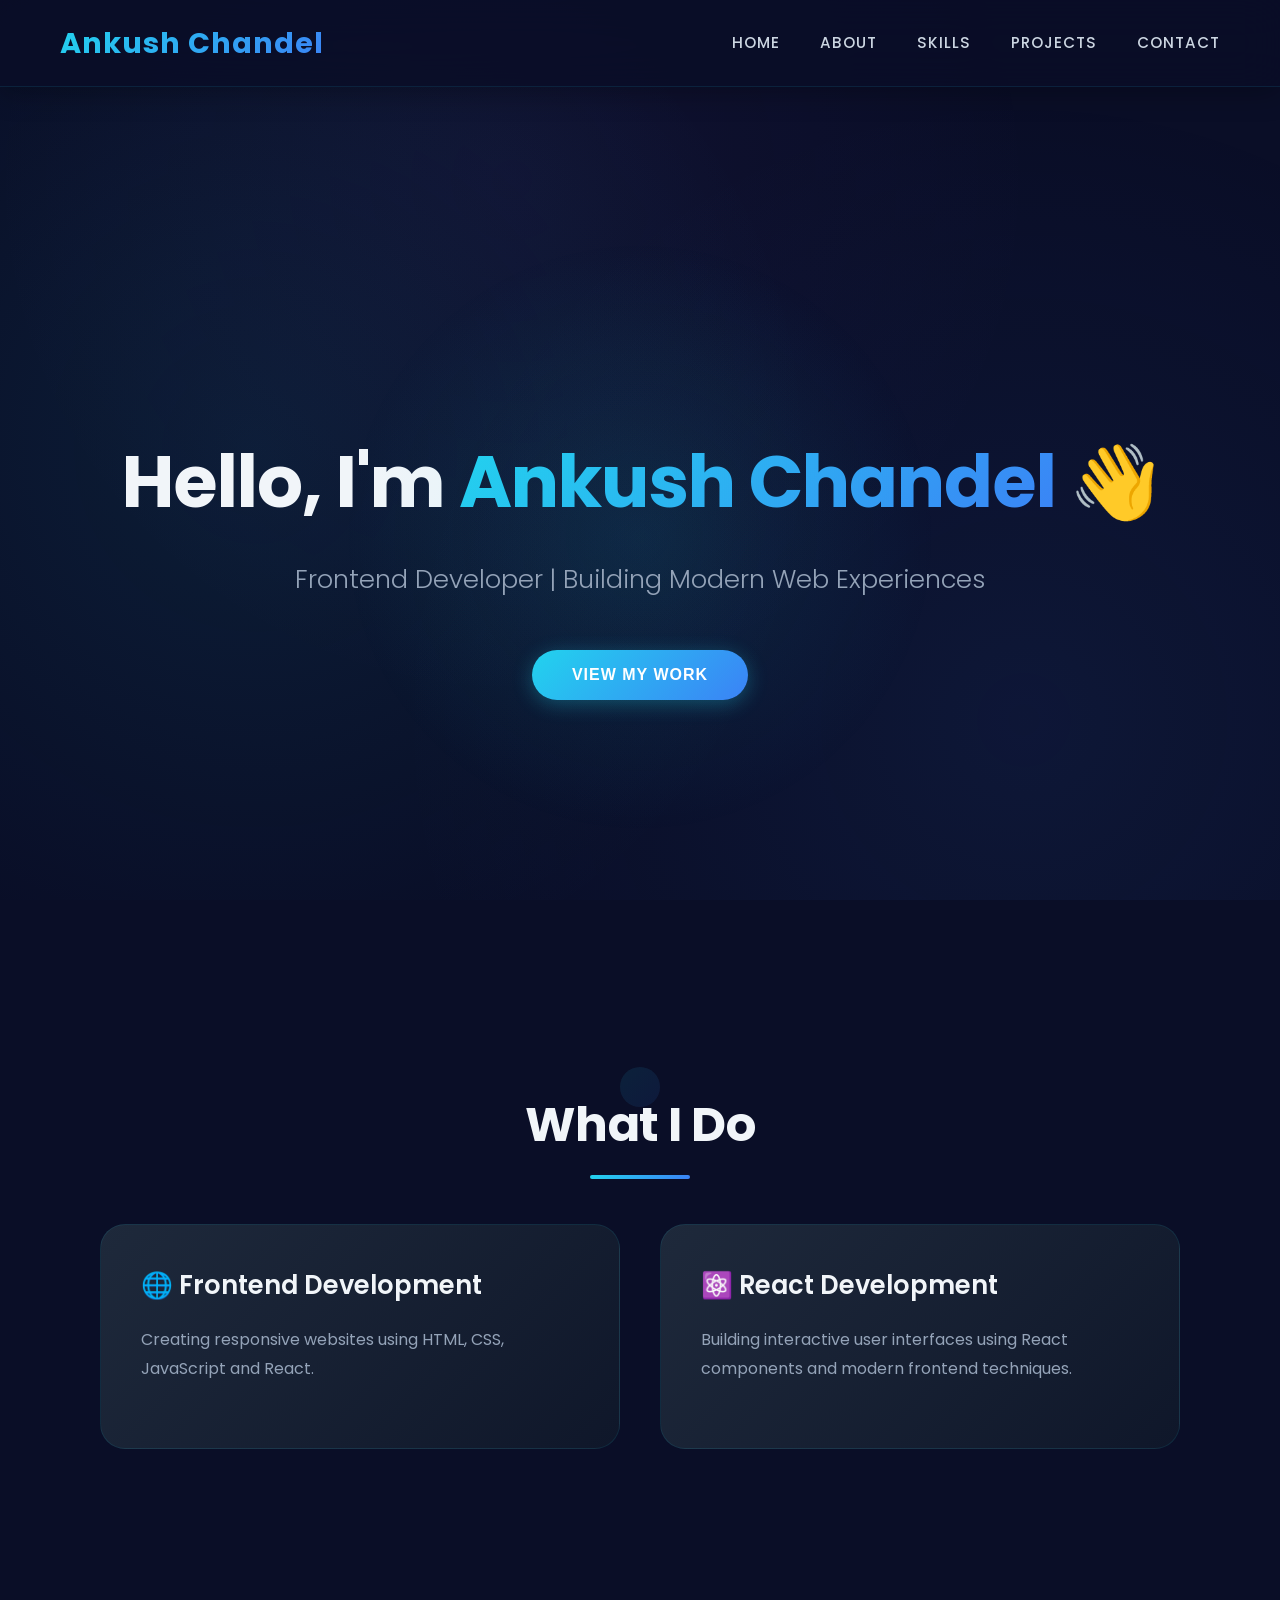
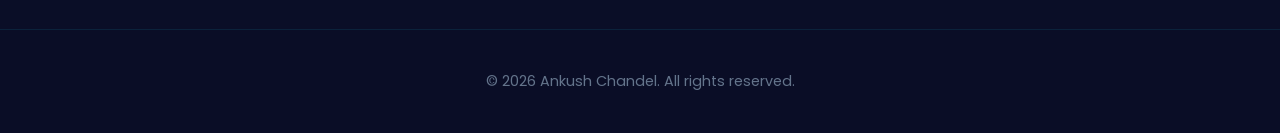
<file: index.html>
<!DOCTYPE html>
<html lang="en">
<head>
  <meta charset="UTF-8">
  <meta name="viewport" content="width=device-width, initial-scale=1.0">
  <title>Ankush Chandel - Frontend Developer</title>
  <link rel="stylesheet" href="style.css">
  <link href="https://fonts.googleapis.com/css2?family=Poppins:wght@300;400;500;600;700&display=swap" rel="stylesheet">
</head>
<body>

<nav>
  <h2>Ankush Chandel</h2>
  <ul>
    <li><a href="index.html">Home</a></li>
    <li><a href="about.html">About</a></li>
    <li><a href="skills.html">Skills</a></li>
    <li><a href="projects.html">Projects</a></li>
    <li><a href="contact.html">Contact</a></li>
  </ul>
</nav>

<section class="home">
  <h1>Hello, I'm <span>Ankush Chandel</span> 👋</h1>
  <p>Frontend Developer | Building Modern Web Experiences</p>
  <button onclick="goToProjects()">View My Work</button>
</section>

<section class="fade-in">
  <h2>What I Do</h2>

  <div class="projects-grid">
    <div class="card">
      <h3>🌐 Frontend Development</h3>
      <p>Creating responsive websites using HTML, CSS, JavaScript and React.</p>
    </div>

    <div class="card">
      <h3>⚛️ React Development</h3>
      <p>Building interactive user interfaces using React components and modern frontend techniques.</p>
    </div>
  </div>
</section>

<footer>
  <p>&copy; 2026 Ankush Chandel. All rights reserved.</p>
</footer>

<script src="script.js"></script>
</body>
</html>
</file>
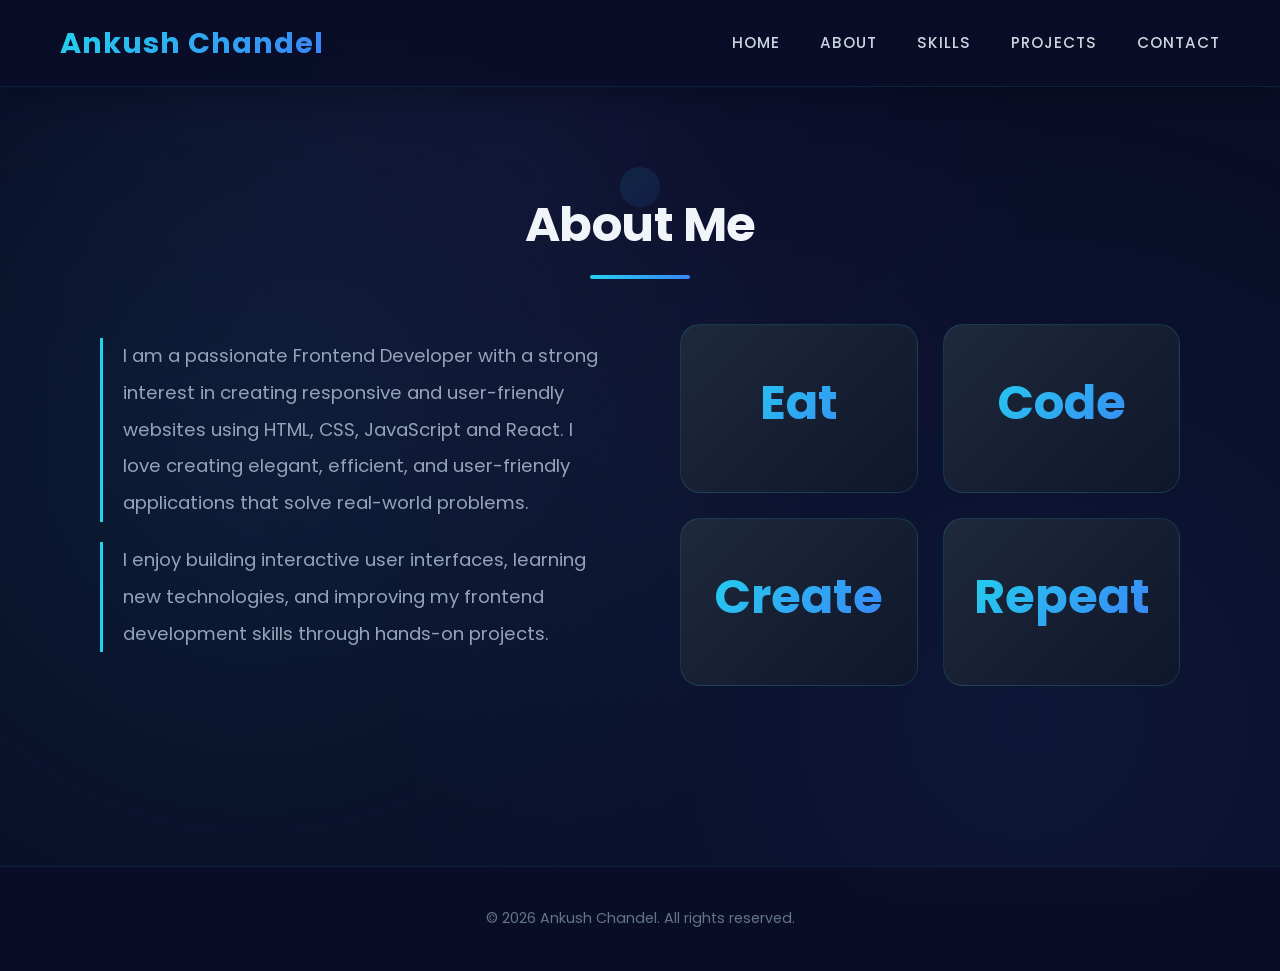
<file: about.html>
<!DOCTYPE html>
<html lang="en">

<head>
  <meta charset="UTF-8">
  <meta name="viewport" content="width=device-width, initial-scale=1.0">
  <title>About - Ankush Chandel</title>
  <link rel="stylesheet" href="style.css">
  <link href="https://fonts.googleapis.com/css2?family=Poppins:wght@300;400;500;600;700&display=swap" rel="stylesheet">
</head>

<body>

  <nav>
    <h2>Ankush Chandel</h2>
    <ul>
      <li><a href="index.html">Home</a></li>
      <li><a href="about.html">About</a></li>
      <li><a href="skills.html">Skills</a></li>
      <li><a href="projects.html">Projects</a></li>
      <li><a href="contact.html">Contact</a></li>
    </ul>
  </nav>

 <section class="fade-in">
  <h2>About Me</h2>

  <div class="about-content">
    <div class="about-text">
      <p>
        I am a passionate Frontend Developer with a strong interest in creating responsive and user-friendly websites using HTML, CSS, JavaScript and React. I love creating elegant, efficient, and user-friendly applications that solve real-world problems.
      </p>

      <p>
        I enjoy building interactive user interfaces, learning new technologies, and improving my frontend development skills through hands-on projects.
      </p>
    </div>

    <div class="about-stats">
      <div class="stat-box">
        <h3>Eat</h3>
      </div>

      <div class="stat-box">
        <h3>Code</h3>
      </div>

      <div class="stat-box">
        <h3>Create</h3>
      </div>

      <div class="stat-box">
        <h3>Repeat</h3>
      </div>
    </div>
  </div>
</section>
  <footer>
    <p>&copy; 2026 Ankush Chandel. All rights reserved.</p>
  </footer>

  <script src="script.js"></script>
</body>

</html>
</file>
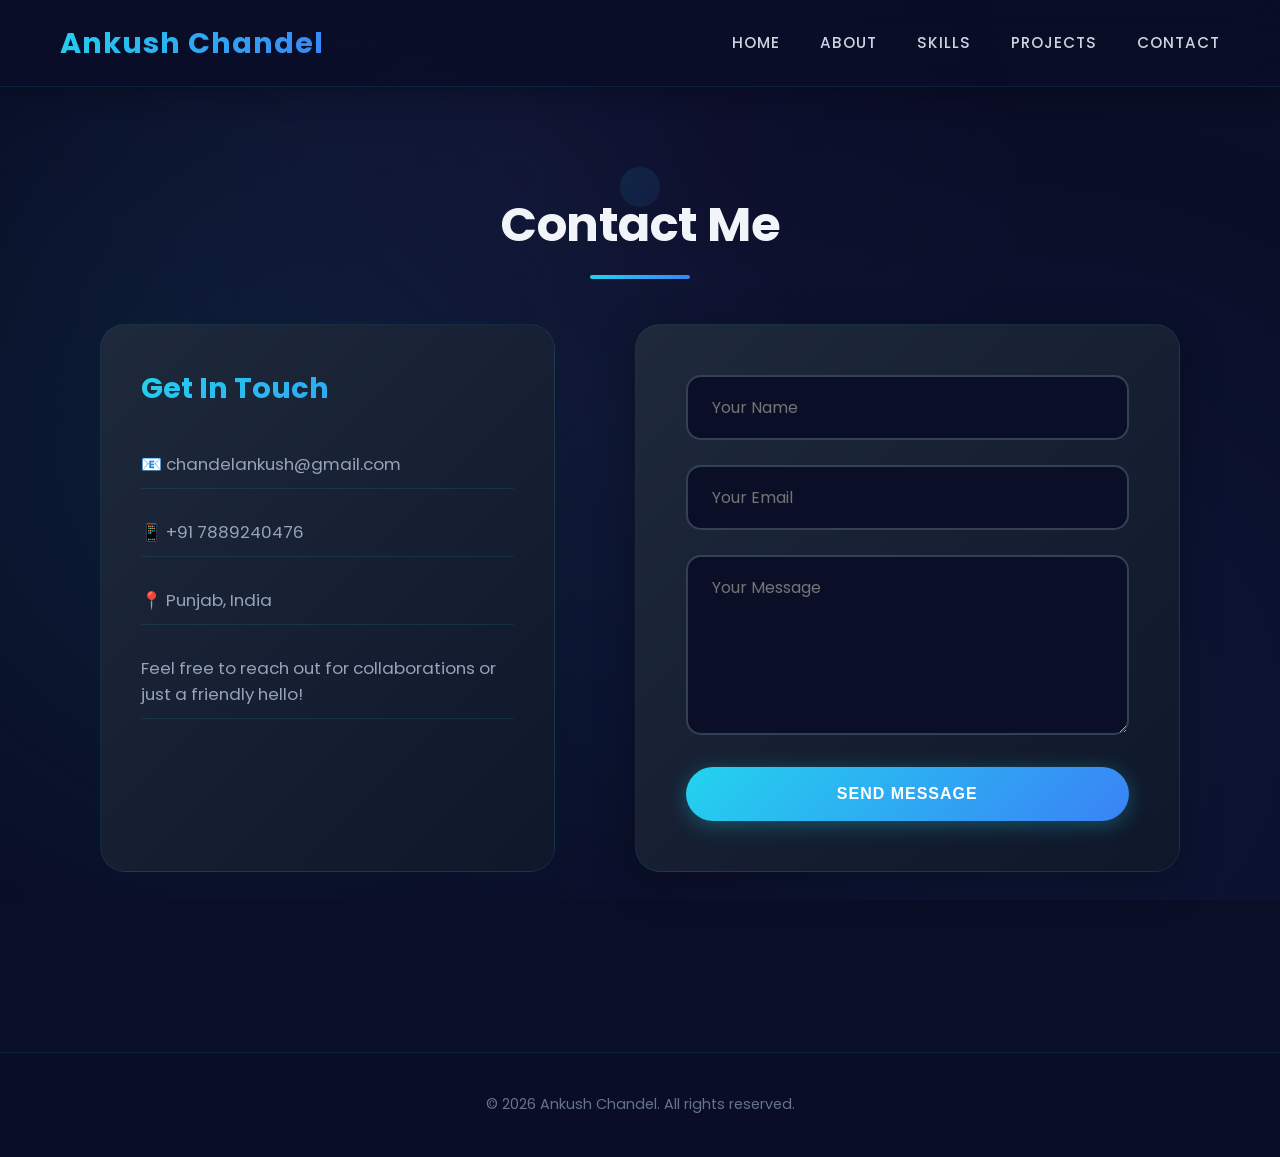
<file: contact.html>
<!DOCTYPE html>
<html lang="en">
<head>
  <meta charset="UTF-8">
  <meta name="viewport" content="width=device-width, initial-scale=1.0">
  <title>Contact - Ankush Chandel</title>
  <link rel="stylesheet" href="style.css">
  <link href="https://fonts.googleapis.com/css2?family=Poppins:wght@300;400;500;600;700&display=swap" rel="stylesheet">
</head>
<body>

<nav>
  <h2>Ankush Chandel</h2>
  <ul>
    <li><a href="index.html">Home</a></li>
    <li><a href="about.html">About</a></li>
    <li><a href="skills.html">Skills</a></li>
    <li><a href="projects.html">Projects</a></li>
    <li><a href="contact.html">Contact</a></li>
  </ul>
</nav>

<section class="fade-in">
  <h2>Contact Me</h2>
  <div class="contact-container">
    <div class="contact-info">
      <h3>Get In Touch</h3>
      <p>📧 chandelankush@gmail.com</p>
      <p>📱 +91 7889240476</p>
      <p>📍 Punjab, India</p>
      <p>Feel free to reach out for collaborations or just a friendly hello!</p>
    </div>
    <form>
      <input type="text" placeholder="Your Name" required>
      <input type="email" placeholder="Your Email" required>
      <textarea placeholder="Your Message" required></textarea>
      <button type="submit">Send Message</button>
    </form>
  </div>
</section>

<footer>
  <p>&copy; 2026 Ankush Chandel. All rights reserved.</p>
</footer>

<script src="script.js"></script>
</body>
</html>
</file>
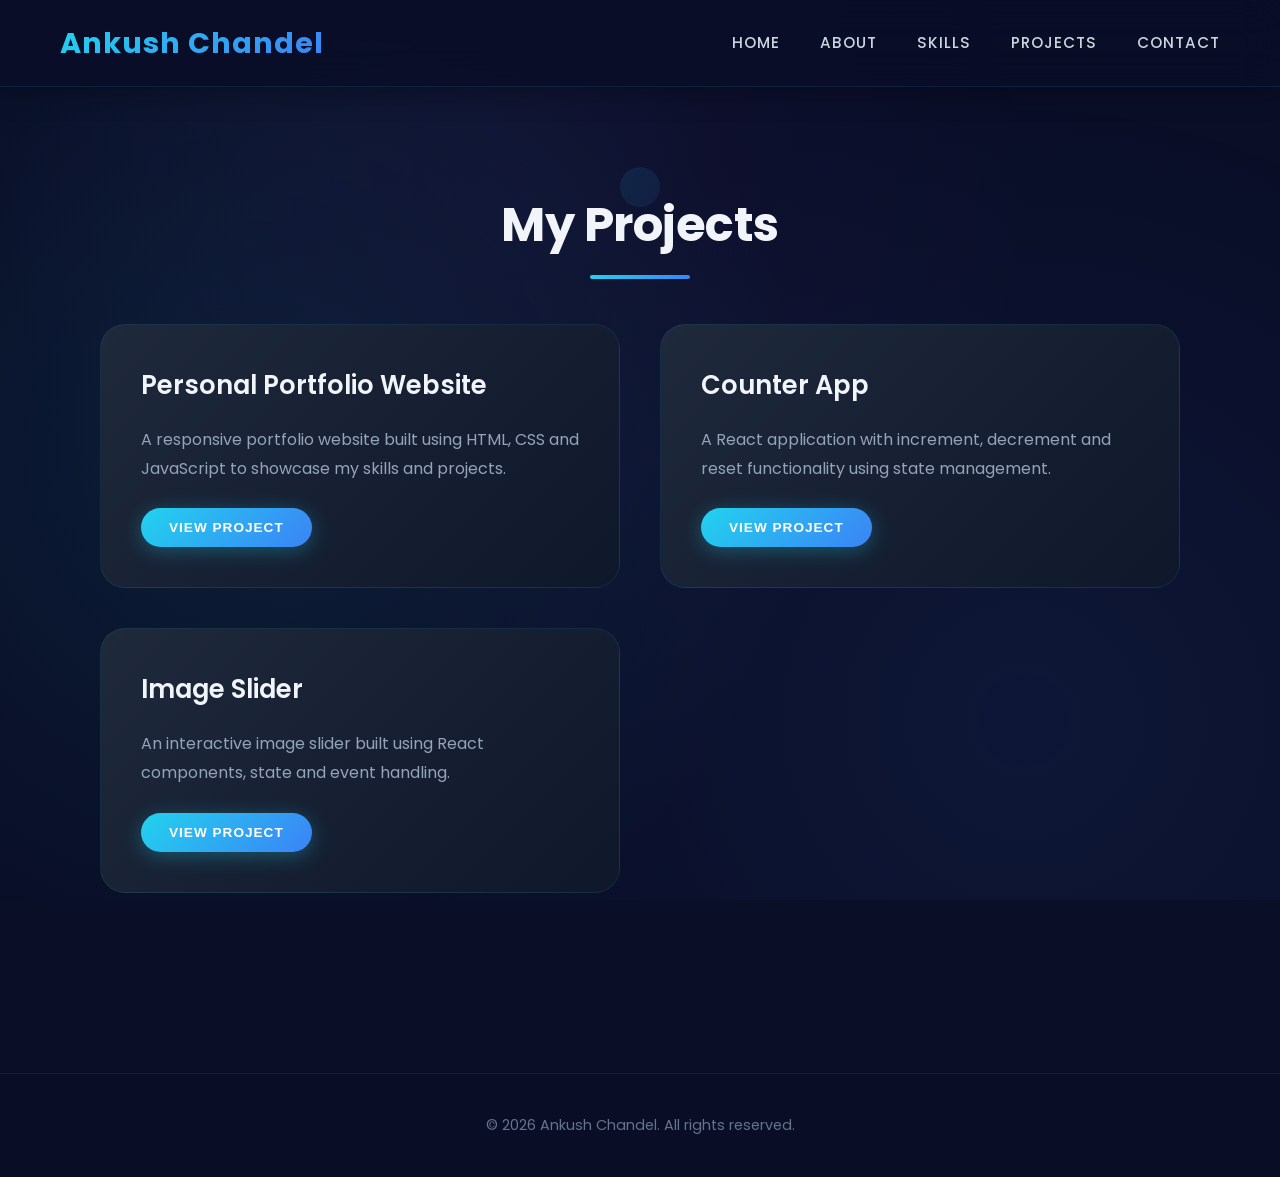
<file: projects.html>
<!DOCTYPE html>
<html lang="en">
<head>
  <meta charset="UTF-8">
  <meta name="viewport" content="width=device-width, initial-scale=1.0">
  <title>Projects - Ankush Chandel</title>
  <link rel="stylesheet" href="style.css">
  <link href="https://fonts.googleapis.com/css2?family=Poppins:wght@300;400;500;600;700&display=swap" rel="stylesheet">
</head>
<body>

<nav>
  <h2>Ankush Chandel</h2>
  <ul>
    <li><a href="index.html">Home</a></li>
    <li><a href="about.html">About</a></li>
    <li><a href="skills.html">Skills</a></li>
    <li><a href="projects.html">Projects</a></li>
    <li><a href="contact.html">Contact</a></li>
  </ul>
</nav>

<section class="fade-in">
  <h2>My Projects</h2>

  <div class="projects-grid">
    <div class="card">
      <h3>Personal Portfolio Website</h3>
      <p>
        A responsive portfolio website built using HTML, CSS and JavaScript to showcase my skills and projects.
      </p>
      <button class="btn">View Project</button>
    </div>

    <div class="card">
      <h3>Counter App</h3>
      <p>
        A React application with increment, decrement and reset functionality using state management.
      </p>
      <button class="btn">View Project</button>
    </div>

    <div class="card">
      <h3>Image Slider</h3>
      <p>
        An interactive image slider built using React components, state and event handling.
      </p>
      <button class="btn">View Project</button>
    </div>
  </div>
</section>

<footer>
  <p>&copy; 2026 Ankush Chandel. All rights reserved.</p>
</footer>

<script src="script.js"></script>
</body>
</html>
</file>
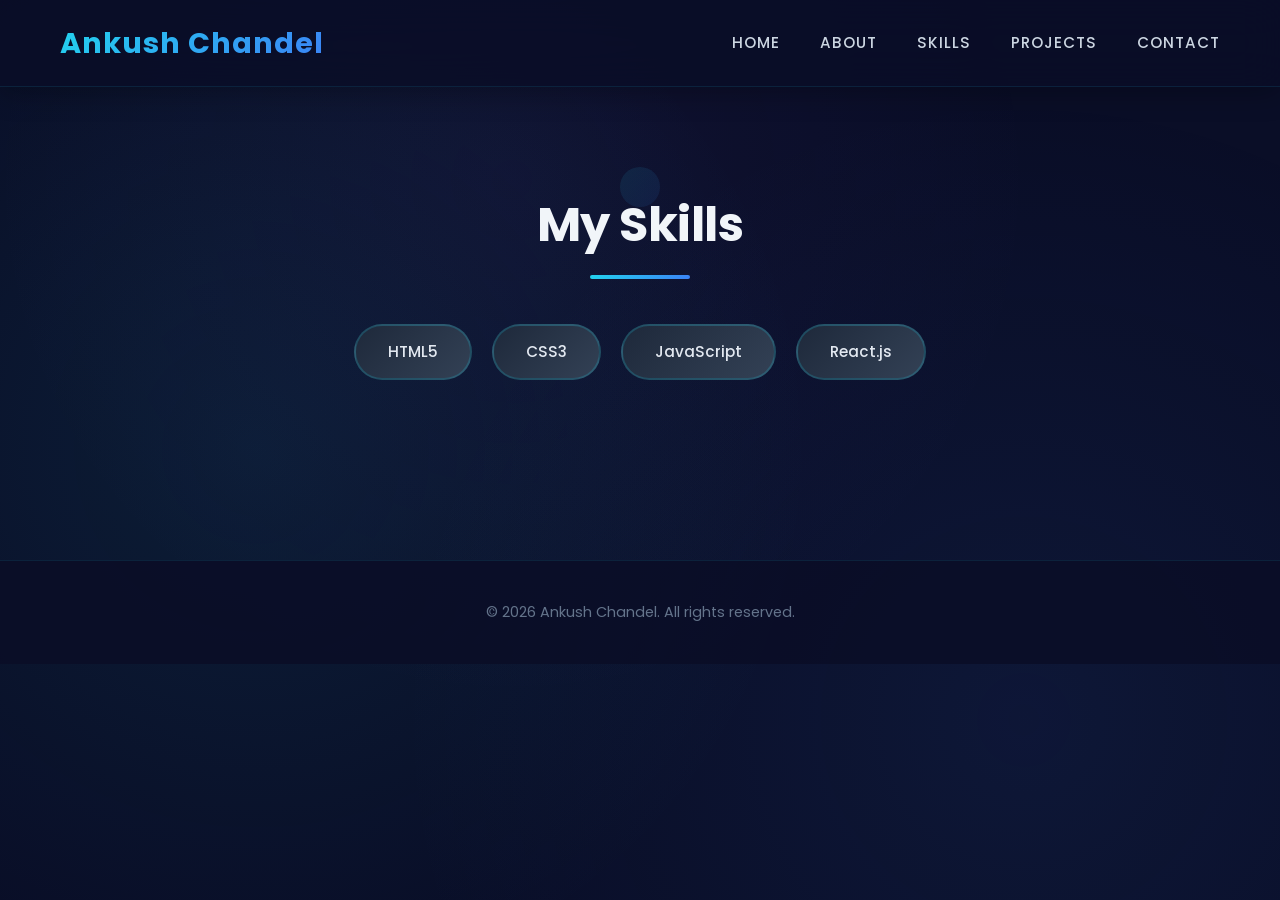
<file: skills.html>
<!DOCTYPE html>
<html lang="en">
<head>
  <meta charset="UTF-8">
  <meta name="viewport" content="width=device-width, initial-scale=1.0">
  <title>Skills - Ankush Chandel</title>
  <link rel="stylesheet" href="style.css">
  <link href="https://fonts.googleapis.com/css2?family=Poppins:wght@300;400;500;600;700&display=swap" rel="stylesheet">
</head>
<body>

<nav>
  <h2>Ankush Chandel</h2>
  <ul>
    <li><a href="index.html">Home</a></li>
    <li><a href="about.html">About</a></li>
    <li><a href="skills.html">Skills</a></li>
    <li><a href="projects.html">Projects</a></li>
    <li><a href="contact.html">Contact</a></li>
  </ul>
</nav>

<section class="fade-in">
  <h2>My Skills</h2>
  <div class="skills">
    <span>HTML5</span>
    <span>CSS3</span>
    <span>JavaScript</span>
    <span>React.js</span>
    
  </div>
</section>

<footer>
  <p>&copy; 2026 Ankush Chandel. All rights reserved.</p>
</footer>

<script src="script.js"></script>
</body>
</html>
</file>
<file: style.css>
* {
  margin: 0;
  padding: 0;
  box-sizing: border-box;
}

body {
  font-family: 'Poppins', sans-serif;
  background: #0a0e27;
  color: #e2e8f0;
  line-height: 1.6;
  overflow-x: hidden;
}

/* Animated Background */
body::before {
  content: '';
  position: fixed;
  top: 0;
  left: 0;
  width: 100%;
  height: 100%;
  background: 
    radial-gradient(circle at 20% 50%, rgba(34, 211, 238, 0.08) 0%, transparent 50%),
    radial-gradient(circle at 80% 80%, rgba(59, 130, 246, 0.08) 0%, transparent 50%),
    radial-gradient(circle at 40% 20%, rgba(139, 92, 246, 0.05) 0%, transparent 50%);
  pointer-events: none;
  z-index: -1;
}

/* Navbar */
nav {
  display: flex;
  justify-content: space-between;
  align-items: center;
  padding: 20px 60px;
  background: rgba(10, 14, 39, 0.85);
  backdrop-filter: blur(20px);
  position: sticky;
  top: 0;
  z-index: 1000;
  box-shadow: 0 4px 30px rgba(0, 0, 0, 0.3);
  border-bottom: 1px solid rgba(34, 211, 238, 0.1);
}

nav h2 {
  font-size: 1.8rem;
  background: linear-gradient(135deg, #22d3ee, #3b82f6, #8b5cf6);
  -webkit-background-clip: text;
  -webkit-text-fill-color: transparent;
  background-clip: text;
  font-weight: 700;
  letter-spacing: 1px;
  animation: gradient-shift 3s ease infinite;
  background-size: 200% 200%;
}

@keyframes gradient-shift {
  0%, 100% { background-position: 0% 50%; }
  50% { background-position: 100% 50%; }
}

nav ul {
  display: flex;
  gap: 40px;
  list-style: none;
}

nav a {
  color: #cbd5e1;
  text-decoration: none;
  font-weight: 500;
  transition: all 0.3s ease;
  position: relative;
  padding: 8px 0;
  font-size: 0.95rem;
  text-transform: uppercase;
  letter-spacing: 1px;
}

nav a::after {
  content: '';
  position: absolute;
  bottom: 0;
  left: 50%;
  width: 0;
  height: 2px;
  background: linear-gradient(135deg, #22d3ee, #3b82f6);
  transition: all 0.3s ease;
  transform: translateX(-50%);
}

nav a:hover {
  color: #22d3ee;
}

nav a:hover::after {
  width: 100%;
}

/* Home Section */
.home {
  text-align: center;
  padding: 150px 20px 100px;
  min-height: 100vh;
  display: flex;
  flex-direction: column;
  justify-content: center;
  align-items: center;
  position: relative;
}

.home::before {
  content: '';
  position: absolute;
  top: 50%;
  left: 50%;
  transform: translate(-50%, -50%);
  width: 600px;
  height: 600px;
  background: radial-gradient(circle, rgba(34, 211, 238, 0.1) 0%, transparent 70%);
  pointer-events: none;
  animation: pulse 4s ease-in-out infinite;
}

@keyframes pulse {
  0%, 100% { transform: translate(-50%, -50%) scale(1); opacity: 0.5; }
  50% { transform: translate(-50%, -50%) scale(1.2); opacity: 0.8; }
}

.home h1 {
  font-size: 4.5rem;
  color: #f1f5f9;
  margin-bottom: 20px;
  animation: fadeInDown 1s ease;
  font-weight: 700;
  letter-spacing: -1px;
}

.home h1 span {
  background: linear-gradient(135deg, #22d3ee, #3b82f6, #8b5cf6);
  -webkit-background-clip: text;
  -webkit-text-fill-color: transparent;
  background-clip: text;
  background-size: 200% 200%;
  animation: gradient-shift 3s ease infinite;
}

.home p {
  font-size: 1.6rem;
  color: #94a3b8;
  margin-bottom: 50px;
  animation: fadeInUp 1s ease 0.3s both;
  font-weight: 300;
}

/* Buttons */
button, .btn {
  padding: 16px 40px;
  border: none;
  background: linear-gradient(135deg, #22d3ee, #3b82f6);
  color: white;
  font-size: 1rem;
  font-weight: 600;
  border-radius: 50px;
  cursor: pointer;
  transition: all 0.4s ease;
  box-shadow: 0 4px 20px rgba(34, 211, 238, 0.3);
  animation: fadeInUp 1s ease 0.6s both;
  text-transform: uppercase;
  letter-spacing: 1px;
  position: relative;
  overflow: hidden;
}

button::before, .btn::before {
  content: '';
  position: absolute;
  top: 0;
  left: -100%;
  width: 100%;
  height: 100%;
  background: linear-gradient(135deg, transparent, rgba(255, 255, 255, 0.2), transparent);
  transition: left 0.5s ease;
}

button:hover::before, .btn:hover::before {
  left: 100%;
}

button:hover, .btn:hover {
  transform: translateY(-5px);
  box-shadow: 0 8px 30px rgba(34, 211, 238, 0.5);
  background: linear-gradient(135deg, #3b82f6, #22d3ee);
}

/* Section Styling */
section {
  padding: 100px 60px;
  max-width: 1200px;
  margin: 0 auto;
  position: relative;
}

section h2 {
  font-size: 3rem;
  color: #f1f5f9;
  margin-bottom: 50px;
  text-align: center;
  position: relative;
  font-weight: 700;
  letter-spacing: -0.5px;
}

section h2::before {
  content: '';
  position: absolute;
  top: -20px;
  left: 50%;
  transform: translateX(-50%);
  width: 40px;
  height: 40px;
  background: linear-gradient(135deg, #22d3ee, #3b82f6);
  border-radius: 50%;
  opacity: 0.1;
}

section h2::after {
  content: '';
  position: absolute;
  bottom: -15px;
  left: 50%;
  transform: translateX(-50%);
  width: 100px;
  height: 4px;
  background: linear-gradient(135deg, #22d3ee, #3b82f6);
  border-radius: 2px;
}

/* About Section */
.about-content {
  display: grid;
  grid-template-columns: 1fr 1fr;
  gap: 80px;
  align-items: center;
  margin-top: 60px;
}

.about-text {
  font-size: 1.15rem;
  color: #94a3b8;
  line-height: 2;
}

.about-text p {
  margin-bottom: 20px;
  padding-left: 20px;
  border-left: 3px solid #22d3ee;
}

.about-stats {
  display: grid;
  grid-template-columns: repeat(2, 1fr);
  gap: 25px;
}

.stat-box {
  background: linear-gradient(135deg, #1e293b, #0f172a);
  padding: 40px 30px;
  border-radius: 20px;
  text-align: center;
  border: 1px solid rgba(34, 211, 238, 0.15);
  transition: all 0.4s ease;
  position: relative;
  overflow: hidden;
}

.stat-box::before {
  content: '';
  position: absolute;
  top: 0;
  left: 0;
  width: 100%;
  height: 100%;
  background: linear-gradient(135deg, rgba(34, 211, 238, 0.1), transparent);
  opacity: 0;
  transition: opacity 0.4s ease;
}

.stat-box:hover::before {
  opacity: 1;
}

.stat-box:hover {
  border-color: rgba(34, 211, 238, 0.4);
  transform: translateY(-8px);
  box-shadow: 0 15px 40px rgba(34, 211, 238, 0.2);
}

.stat-box h3 {
  font-size: 3rem;
  background: linear-gradient(135deg, #22d3ee, #3b82f6);
  -webkit-background-clip: text;
  -webkit-text-fill-color: transparent;
  background-clip: text;
  margin-bottom: 10px;
  font-weight: 700;
}

.stat-box p {
  color: #94a3b8;
  font-weight: 500;
  text-transform: uppercase;
  letter-spacing: 1px;
  font-size: 0.85rem;
}

/* Skills Section */
.skills {
  display: flex;
  flex-wrap: wrap;
  gap: 20px;
  justify-content: center;
  margin-top: 60px;
}

.skills span {
  background: linear-gradient(135deg, #1e293b, #334155);
  padding: 14px 32px;
  border-radius: 50px;
  font-weight: 500;
  font-size: 0.95rem;
  border: 2px solid rgba(34, 211, 238, 0.2);
  transition: all 0.4s ease;
  color: #e2e8f0;
  position: relative;
  overflow: hidden;
}

.skills span::before {
  content: '';
  position: absolute;
  top: 50%;
  left: 50%;
  width: 0;
  height: 0;
  background: rgba(34, 211, 238, 0.1);
  border-radius: 50%;
  transform: translate(-50%, -50%);
  transition: all 0.4s ease;
}

.skills span:hover::before {
  width: 100%;
  height: 100%;
}

.skills span:hover {
  background: linear-gradient(135deg, #22d3ee, #3b82f6);
  color: #0a0e27;
  transform: translateY(-5px) scale(1.05);
  box-shadow: 0 8px 25px rgba(34, 211, 238, 0.4);
  border-color: transparent;
}

/* Projects Section */
.projects-grid {
  display: grid;
  grid-template-columns: repeat(auto-fit, minmax(350px, 1fr));
  gap: 40px;
  margin-top: 60px;
}

.card {
  background: linear-gradient(135deg, #1e293b, #0f172a);
  padding: 40px;
  border-radius: 25px;
  border: 1px solid rgba(34, 211, 238, 0.1);
  transition: all 0.5s ease;
  position: relative;
  overflow: hidden;
}

.card::before {
  content: '';
  position: absolute;
  top: 0;
  left: 0;
  width: 100%;
  height: 5px;
  background: linear-gradient(135deg, #22d3ee, #3b82f6, #8b5cf6);
  transform: scaleX(0);
  transition: transform 0.5s ease;
  transform-origin: left;
}

.card::after {
  content: '';
  position: absolute;
  top: -50%;
  right: -50%;
  width: 200%;
  height: 200%;
  background: radial-gradient(circle, rgba(34, 211, 238, 0.05) 0%, transparent 70%);
  opacity: 0;
  transition: opacity 0.5s ease;
}

.card:hover::after {
  opacity: 1;
}

.card:hover {
  transform: translateY(-15px);
  border-color: rgba(34, 211, 238, 0.3);
  box-shadow: 0 20px 60px rgba(0, 0, 0, 0.5);
}

.card:hover::before {
  transform: scaleX(1);
}

.card h3 {
  font-size: 1.6rem;
  color: #f1f5f9;
  margin-bottom: 20px;
  font-weight: 600;
}

.card p {
  color: #94a3b8;
  line-height: 1.8;
  margin-bottom: 25px;
}

.card .btn {
  padding: 12px 28px;
  font-size: 0.85rem;
}

/* Contact Section */
.contact-container {
  display: grid;
  grid-template-columns: 1fr 1.2fr;
  gap: 80px;
  margin-top: 60px;
}

.contact-info {
  padding: 40px;
  background: linear-gradient(135deg, #1e293b, #0f172a);
  border-radius: 25px;
  border: 1px solid rgba(34, 211, 238, 0.1);
}

.contact-info h3 {
  background: linear-gradient(135deg, #22d3ee, #3b82f6);
  -webkit-background-clip: text;
  -webkit-text-fill-color: transparent;
  background-clip: text;
  margin-bottom: 30px;
  font-size: 1.8rem;
}

.contact-info p {
  color: #94a3b8;
  margin-bottom: 20px;
  font-size: 1.05rem;
  display: flex;
  align-items: center;
  gap: 15px;
  padding: 10px 0;
  border-bottom: 1px solid rgba(34, 211, 238, 0.1);
}

form {
  background: linear-gradient(135deg, #1e293b, #0f172a);
  padding: 50px;
  border-radius: 25px;
  border: 1px solid rgba(34, 211, 238, 0.1);
  box-shadow: 0 10px 40px rgba(0, 0, 0, 0.3);
}

input, textarea {
  width: 100%;
  padding: 18px 24px;
  margin-bottom: 25px;
  background: #0a0e27;
  border: 2px solid #334155;
  border-radius: 15px;
  color: #e2e8f0;
  font-family: 'Poppins', sans-serif;
  font-size: 1rem;
  transition: all 0.3s ease;
}

input:focus, textarea:focus {
  outline: none;
  border-color: #22d3ee;
  box-shadow: 0 0 20px rgba(34, 211, 238, 0.2);
  background: #0f172a;
}

textarea {
  min-height: 180px;
  resize: vertical;
}

form button {
  width: 100%;
  padding: 18px;
}

/* Footer */
footer {
  text-align: center;
  padding: 40px;
  background: rgba(10, 14, 39, 0.9);
  color: #64748b;
  margin-top: 80px;
  border-top: 1px solid rgba(34, 211, 238, 0.1);
  font-size: 0.9rem;
}

/* Animations */
@keyframes fadeInDown {
  from {
    opacity: 0;
    transform: translateY(-40px);
  }
  to {
    opacity: 1;
    transform: translateY(0);
  }
}

@keyframes fadeInUp {
  from {
    opacity: 0;
    transform: translateY(40px);
  }
  to {
    opacity: 1;
    transform: translateY(0);
  }
}

/* Scroll Animations */
.fade-in {
  opacity: 0;
  transform: translateY(30px);
  transition: all 0.8s ease;
}

.fade-in.visible {
  opacity: 1;
  transform: translateY(0);
}

/* Responsive */
@media (max-width: 768px) {
  nav {
    padding: 15px 30px;
    flex-direction: column;
    gap: 20px;
  }
  
  nav ul {
    gap: 20px;
    flex-wrap: wrap;
    justify-content: center;
  }
  
  .home h1 {
    font-size: 2.8rem;
  }
  
  .home p {
    font-size: 1.2rem;
  }
  
  section {
    padding: 80px 30px;
  }
  
  section h2 {
    font-size: 2.2rem;
  }
  
  .about-content,
  .contact-container {
    grid-template-columns: 1fr;
    gap: 50px;
  }
  
  .projects-grid {
    grid-template-columns: 1fr;
  }
  
  .about-stats {
    grid-template-columns: repeat(2, 1fr);
  }
}
</file>
